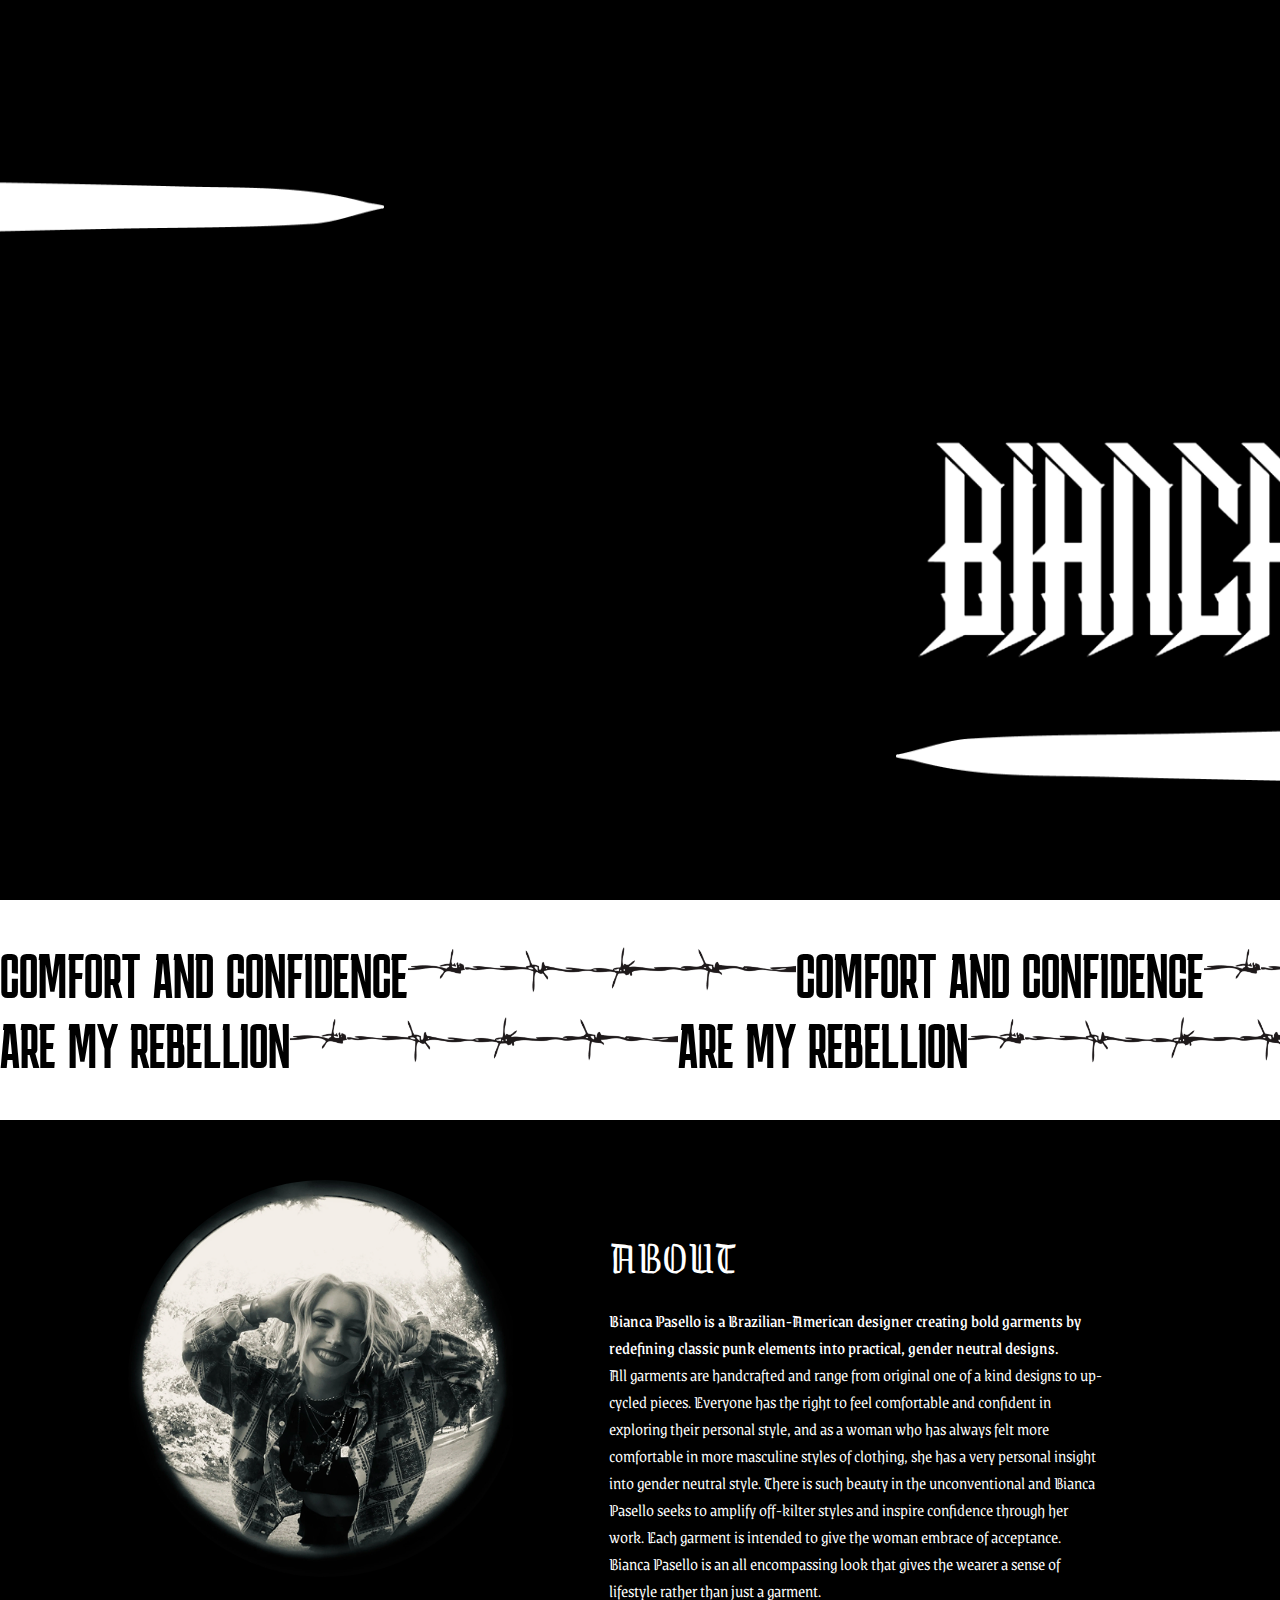
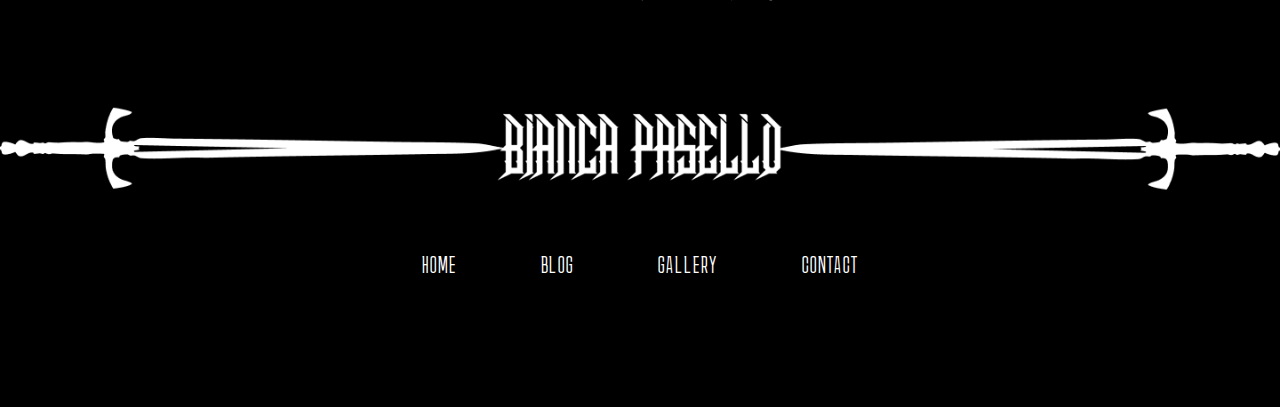
<file: index.html>
<head>
    <meta charset="UTF-8">
    <title>Bianca Pasello</title>

    <!-- 引入 Karantina Regular -->
    <link rel="preconnect" href="https://fonts.googleapis.com">
    <link rel="preconnect" href="https://fonts.gstatic.com" crossorigin>
    <link href="https://fonts.googleapis.com/css2?family=Karantina:wght@400&display=swap" rel="stylesheet">
     <!-- Grenze Gotisch -->
    <link rel="preconnect" href="https://fonts.googleapis.com">
<link rel="preconnect" href="https://fonts.gstatic.com" crossorigin>
<link href="https://fonts.googleapis.com/css2?family=Grenze+Gotisch:wght@300;400;500;700&display=swap" rel="stylesheet">



    <link rel="stylesheet" href="style.css">
</head>

<body>
<!-- 第一屏 HERO -->
<section class="hero-section">
    <div class="hero-landing">
        <img src="media/left.png" class="left-sword">
        <img src="media/right.png" class="right-sword">
    </div>
</section>


<!-- === BANNER SECTION === -->
<section class="banner-section">

    <!-- Top row: COMFORT AND CONFIDENCE -->
    <div class="banner-row banner-top">
        <div class="banner-track">
            <!-- COPY 1 -->
            <div class="banner-item">
                <span>COMFORT AND CONFIDENCE</span>
                <img src="media/chain.png">
            </div>
            <div class="banner-item">
                <span>COMFORT AND CONFIDENCE</span>
                <img src="media/chain.png">
            </div>

            <!-- COPY 2 (identical for seamless loop) -->
            <div class="banner-item">
                <span>COMFORT AND CONFIDENCE</span>
                <img src="media/chain.png">
            </div>
            <div class="banner-item">
                <span>COMFORT AND CONFIDENCE</span>
                <img src="media/chain.png">
            </div>
        </div>
    </div>

    <!-- Bottom row: ARE MY REBELLION -->
    <div class="banner-row banner-bottom">
        <div class="banner-track">
            <!-- COPY 1 -->
            <div class="banner-item">
                <span>ARE MY REBELLION</span>
                <img src="media/chain.png">
            </div>
            <div class="banner-item">
                <span>ARE MY REBELLION</span>
                <img src="media/chain.png">
            </div>

            <!-- COPY 2 -->
            <div class="banner-item">
                <span>ARE MY REBELLION</span>
                <img src="media/chain.png">
            </div>
            <div class="banner-item">
                <span>ARE MY REBELLION</span>
                <img src="media/chain.png">
            </div>
        </div>
    </div>

</section>

<!-- ===== ABOUT SECTION ===== -->
<section class="about-section">

    <div class="about-container">

        <!-- Left: BP Photo -->
        <div class="about-photo">
            <img src="media/BP.png" alt="Bianca Pasello">
        </div>

        <!-- Right: Thorn Frame + Text -->
        <div class="about-frame">

            <div class="about-text">
                <h2>ABOUT</h2>  <p><strong>Bianca Pasello is a Brazilian-American designer creating bold garments by redefining classic punk elements into practical, gender neutral designs.</strong></p>

                <p>All garments are handcrafted and range from original one of a kind designs to up-cycled pieces. Everyone has the right to feel comfortable and confident in exploring their personal style, and as a woman who has always felt more comfortable in more masculine styles of clothing, she has a very personal insight into gender neutral style. There is such beauty in the unconventional and Bianca Pasello seeks to amplify off-kilter styles and inspire confidence through her work. Each garment is intended to give the woman embrace of acceptance. Bianca Pasello is an all encompassing look that gives the wearer a sense of lifestyle rather than just a garment.</p>
            </div>
        </div>

    </div>

    <!-- Name Section -->
    <div class="name-section">
        <img src="media/name.png" alt="Bianca Pasello Name">
    </div>

    <!-- Portals -->
    <div class="portal-links">
        <a >HOME</a>
        <a href="blog/blog.html">BLOG</a>
        <a href="gallery/index.html">GALLERY</a>
        <a href="contact/contact.html">CONTACT</a>
    </div>

</section>



    
<script src="script.js"></script>

</body>
</html>
</file>
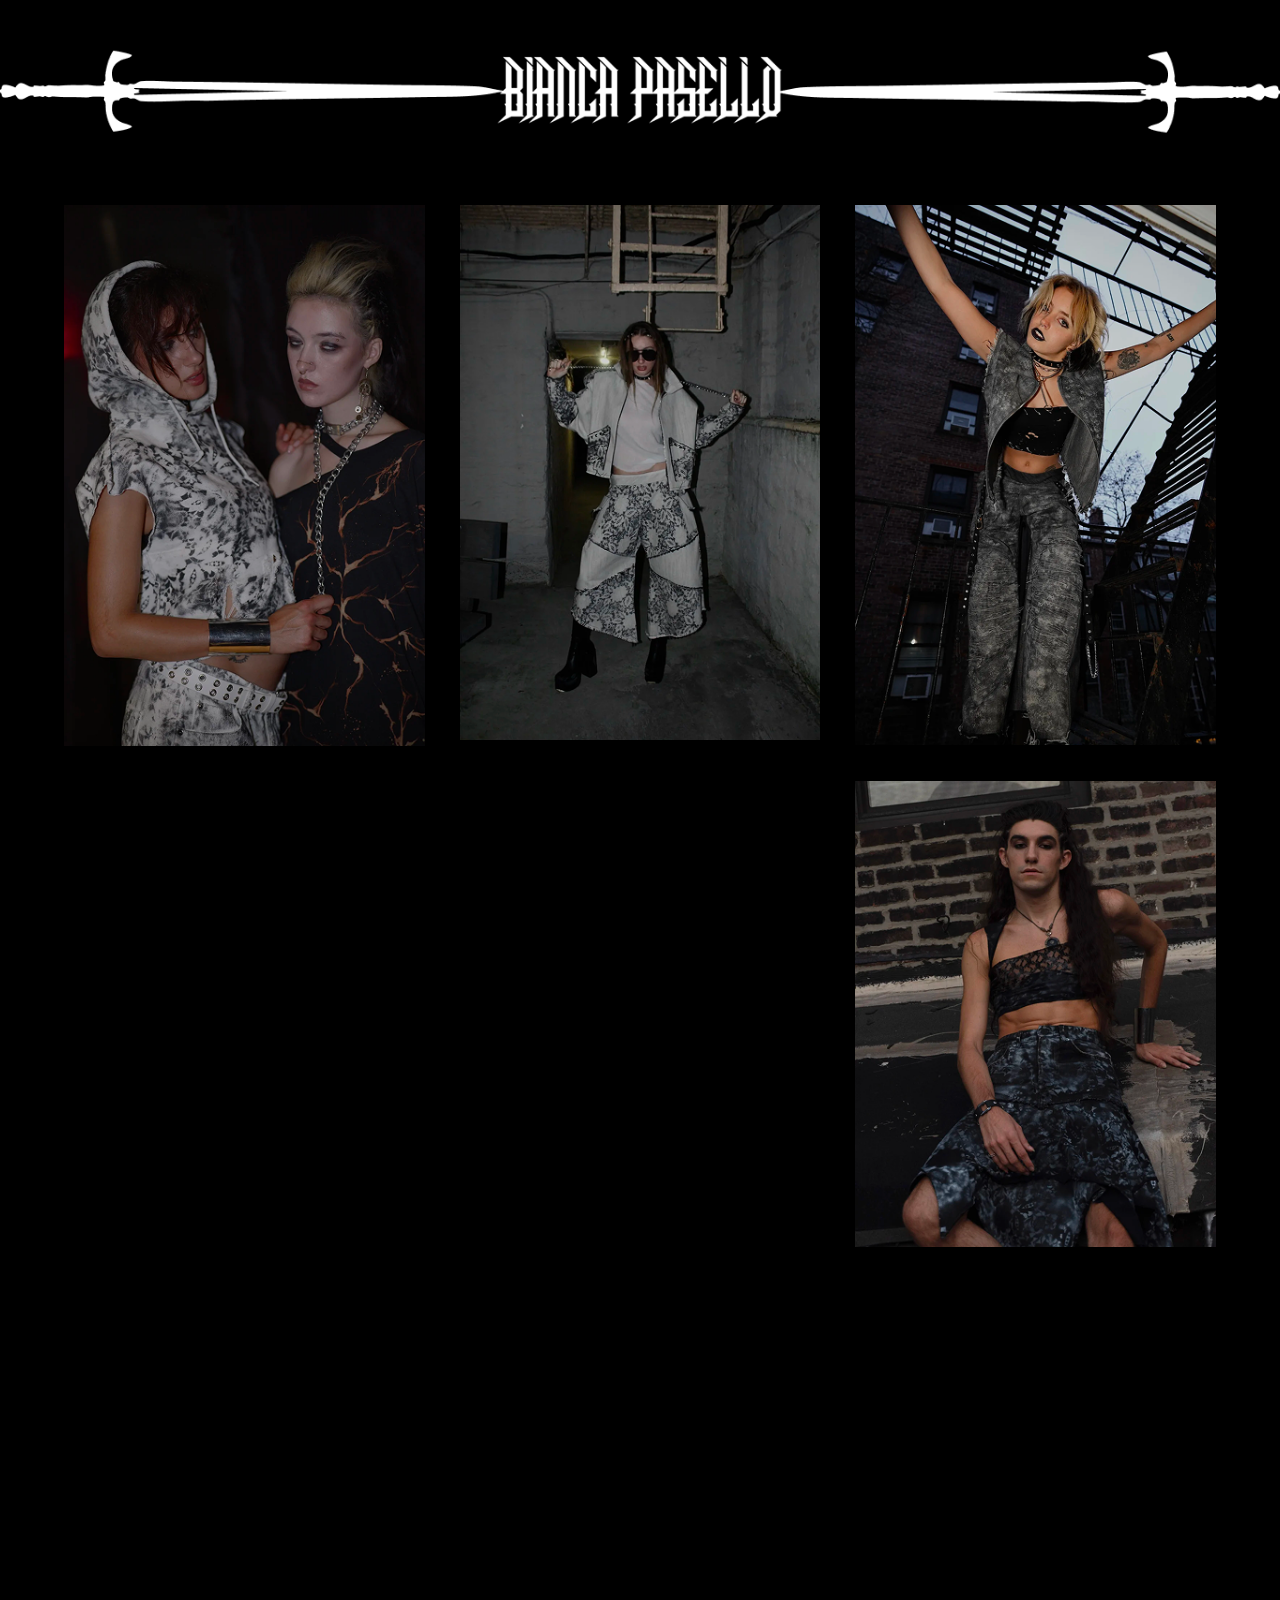
<file: gallery/index.html>
<!DOCTYPE html>
<html lang="en">
<head>
    <meta charset="UTF-8" />
    <meta name="viewport" content="width=device-width, initial-scale=1.0" />
    <title>Bianca Pasello</title>
    <link rel="stylesheet" href="style.css" />
</head>
<body>


       <header class="header-banner">
        <img src="media/header-banner.png" alt="Bianca Pasello Header">
    </header>


<section class="gallery-grid">

    <img src="media/image 1.png" class="g g1">
    <img src="media/image 2.png" class="g g2">
    <img src="media/image 3.png" class="g g3">

    <img src="media/image 4.png" class="g g4">

    <div class="right-stack">
        <img src="media/image 5.png" class="g g5">
        <img src="media/image 6.png" class="g g6">
    </div>

    <!-- 7: full width -->
<div class="gallery-group-b1">
    <img src="media/image 7.png" class="imgB imgB7">
</div>

<!-- 8, 9, 10 -->
<div class="gallery-group-b2">
    <img src="media/image 8.png" class="imgB imgB8">
    <img src="media/image 9.png" class="imgB imgB9">
    <img src="media/image 10.png" class="imgB imgB10">
</div>

<!-- 11, 12, 13 -->
<div class="gallery-group-b3">
    <img src="media/image 11.png" class="imgB imgB11">
    <img src="media/image 12.png" class="imgB imgB12">
    <img src="media/image 13.png" class="imgB imgB13">
</div>


</section>





    <!-- FOOTER -->
    <footer class="footer">
        <a href="../index.html">HOME</a>
        <a href="../blog/blog.html">BLOG</a>
        <a href=" index.html">GALLERY</a>
        <a href="../contact/contact.html">CONTACT</a>
    </footer>

</body>
<script>
document.addEventListener("DOMContentLoaded", () => {

    const revealItems = document.querySelectorAll(".g, .imgB");

    const observer = new IntersectionObserver(entries => {
        entries.forEach(entry => {
            if(entry.isIntersecting){
                entry.target.classList.add("reveal-visible");
                // 可选：加载一次后停止观察
                observer.unobserve(entry.target);
            }
        });
    }, {
        threshold: 0.15   // 元素有15%进入视口就触发
    });

    revealItems.forEach(item => observer.observe(item));

});
</script>

</html>
</file>
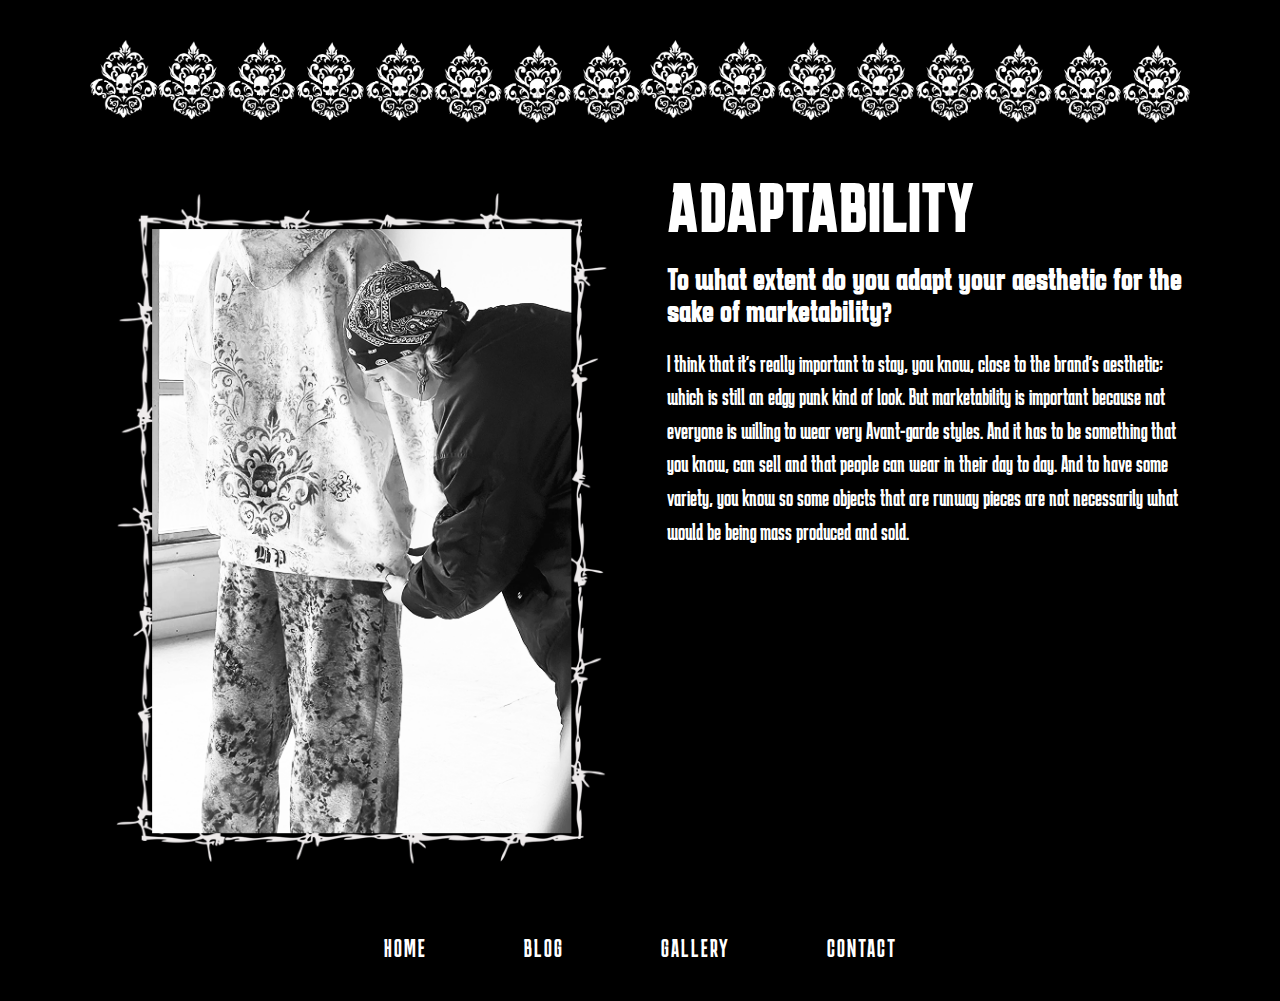
<file: blog/adaptability.html>
<!DOCTYPE html>
<html lang="en">
<head>
    <meta charset="UTF-8" />
    <meta name="viewport" content="width=device-width, initial-scale=1.0" />
    <title>Expectations – Bianca Pasello</title>

    <link rel="stylesheet" href="expectations.css">
    <link href="https://fonts.googleapis.com/css2?family=Karantina:wght@300;400;700&display=swap" rel="stylesheet">
</head>

<body>


    <header class="header-banner">
        <img src="header-banner.png" alt="Bianca Pasello Header">
    </header>

    <section class="content">

        <div class="image-frame">
            <img src="adaptability.png" class="main-photo" alt="client-bias Photo">
        
        </div>


        <div class="text-section">
            <h1>ADAPTABILITY</h1>

            <h3>To what extent do you adapt your aesthetic for the sake of marketability?</h3>

            <p>
               I think that it's really important to stay, you know, close to the brand's aesthetic; which is still an edgy punk kind of look. But marketability is important because not everyone is willing to wear very Avant-garde styles. And it has to be something that you know, can sell and that people can wear in their day to day. And to have some variety, you know so some objects that are runway pieces are not necessarily what would be being mass produced and sold.
            </p>
        </div>
    </section>
    <footer class="footer-nav">
        <a href="../index.html">HOME</a>
        <a href="blog.html">BLOG</a>
        <a href="../gallery/index.html">GALLERY</a>
        <a href="../contact/contact.html">CONTACT</a>
    </footer>

</body>
</html>
</file>
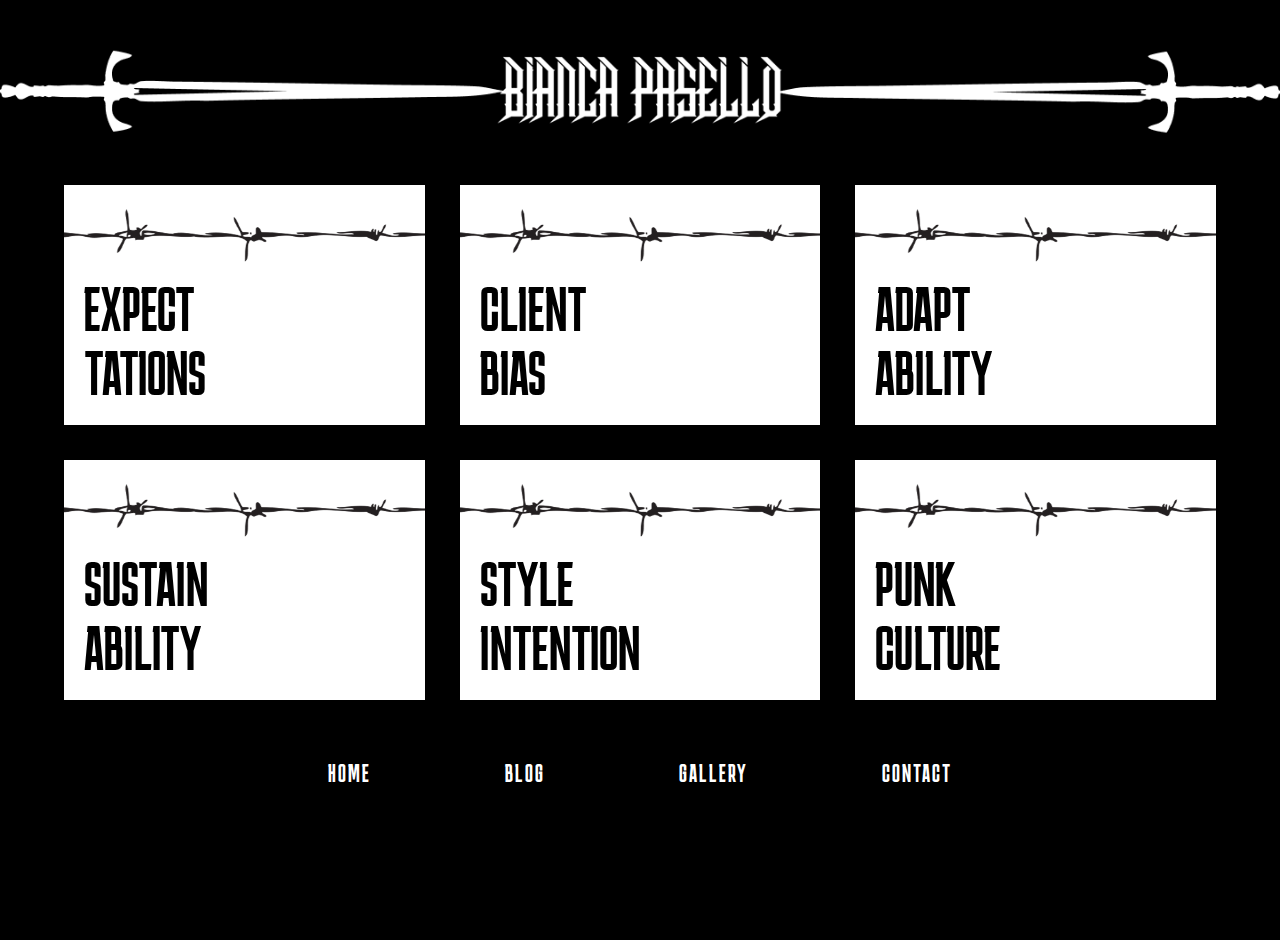
<file: blog/blog.html>
<!DOCTYPE html>
<html lang="en">
<head>
    <meta charset="UTF-8" />
    <meta name="viewport" content="width=device-width, initial-scale=1.0" />
    <title>Bianca Pasello</title>
    <link rel="stylesheet" href="blog.css" />
</head>
<body>


       <header class="header-banner">
        <img src="header-banner1.png" alt="Bianca Pasello Header">
    </header>


    <!-- GRID -->
    <section class="grid">

        <a href="expectations.html" class="box-link">
            <div class="box">
                <img src="barbwire.png" class="wire">
                <h2>EXPECT<br>TATIONS</h2>
            </div>
        </a>

        <a href="client-bias.html" class="box-link">
            <div class="box">
                <img src="barbwire.png" class="wire">
                <h2>CLIENT<br>BIAS</h2>
            </div>
        </a>

        <a href="adaptability.html" class="box-link">
            <div class="box">
                <img src="barbwire.png" class="wire">
                <h2>ADAPT<br>ABILITY</h2>
            </div>
        </a>

        <a href="sustainability.html" class="box-link">
            <div class="box">
                <img src="barbwire.png" class="wire">
                <h2>SUSTAIN<br>ABILITY</h2>
            </div>
        </a>

        <a href="style-intention.html" class="box-link">
            <div class="box">
                <img src="barbwire.png" class="wire">
                <h2>STYLE<br>INTENTION</h2>
            </div>
        </a>

        <a href="punk-culture.html" class="box-link">
            <div class="box">
                <img src="barbwire.png" class="wire">
                <h2>PUNK<br>CULTURE</h2>
            </div>
        </a>

    </section>

    <!-- FOOTER -->
    <footer class="footer">
        <a href="../index.html">HOME</a>
        <a href="blog.html">BLOG</a>
        <a href="../gallery/index.html">GALLERY</a>
        <a href="../contact/contact.html">CONTACT</a>
    </footer>

</body>
</html>
</file>
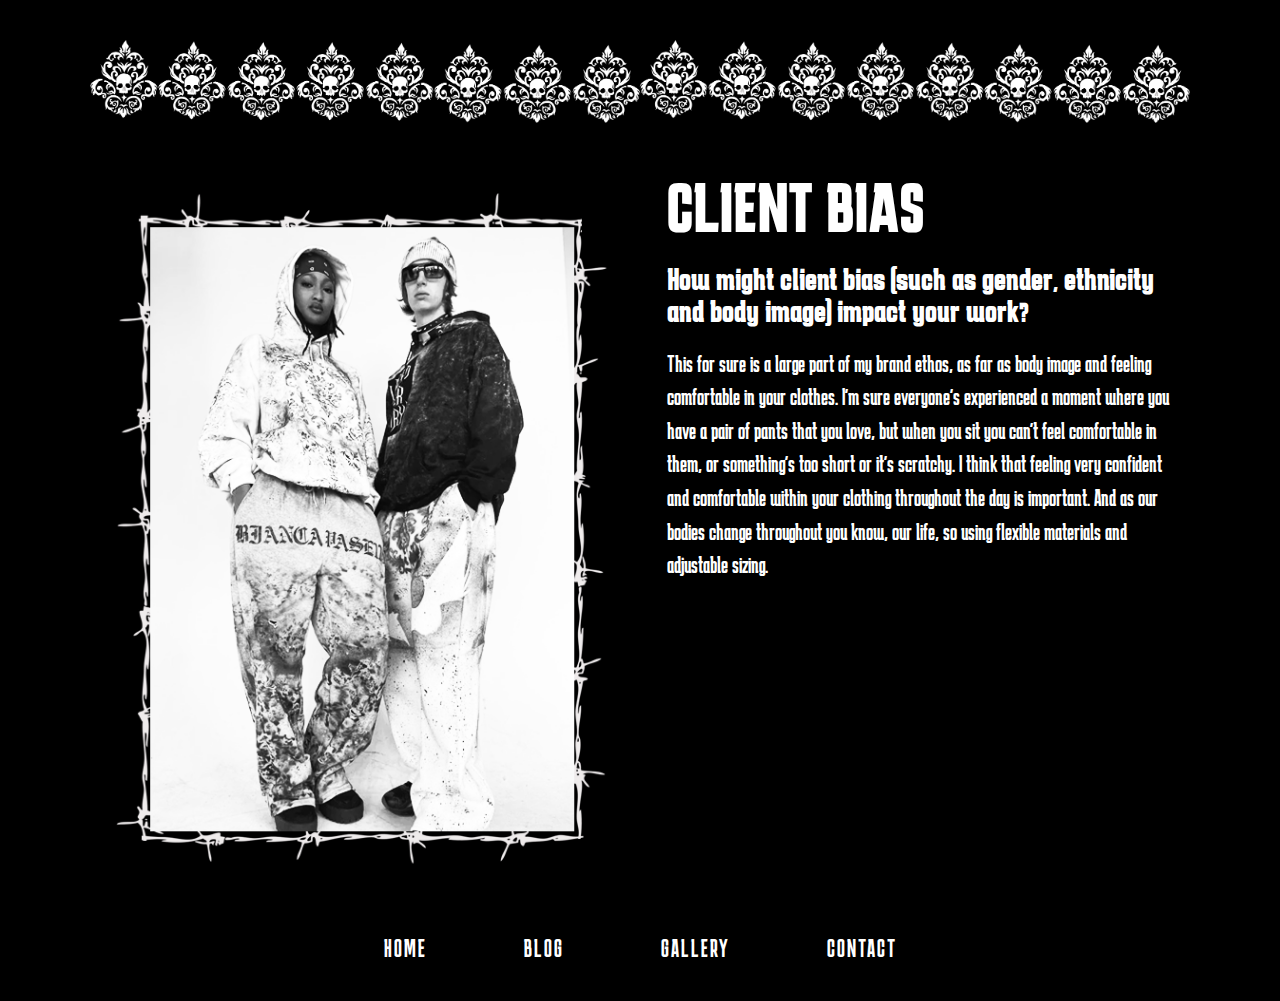
<file: blog/client-bias.html>
<!DOCTYPE html>
<html lang="en">
<head>
    <meta charset="UTF-8" />
    <meta name="viewport" content="width=device-width, initial-scale=1.0" />
    <title>Expectations – Bianca Pasello</title>

    <link rel="stylesheet" href="expectations.css">
    <link href="https://fonts.googleapis.com/css2?family=Karantina:wght@300;400;700&display=swap" rel="stylesheet">
</head>

<body>


    <header class="header-banner">
        <img src="header-banner.png" alt="Bianca Pasello Header">
    </header>

    <section class="content">

        <div class="image-frame">
            <img src="client-bias.png" class="main-photo" alt="client-bias Photo">
        
        </div>


        <div class="text-section">
            <h1>CLIENT BIAS</h1>

            <h3>How might client bias (such as gender, ethnicity and body image) impact your work?</h3>

            <p>
               This for sure is a large part of my brand ethos, as far as body image and feeling comfortable in your clothes. I'm sure  everyone's experienced a moment where  you have a pair of pants that you love, but when you sit you can't feel comfortable in them, or something's too short or it's scratchy. I think that feeling very confident and comfortable within your clothing throughout the day is important. And as our bodies change throughout you know, our life, so using flexible materials and adjustable sizing.
            </p>
        </div>
    </section>
    <footer class="footer-nav">
        <a href="../index.html">HOME</a>
        <a href="blog.html">BLOG</a>
        <a href="../gallery/index.html">GALLERY</a>
        <a href="../contact/contact.html">CONTACT</a>
    </footer>

</body>
</html>
</file>
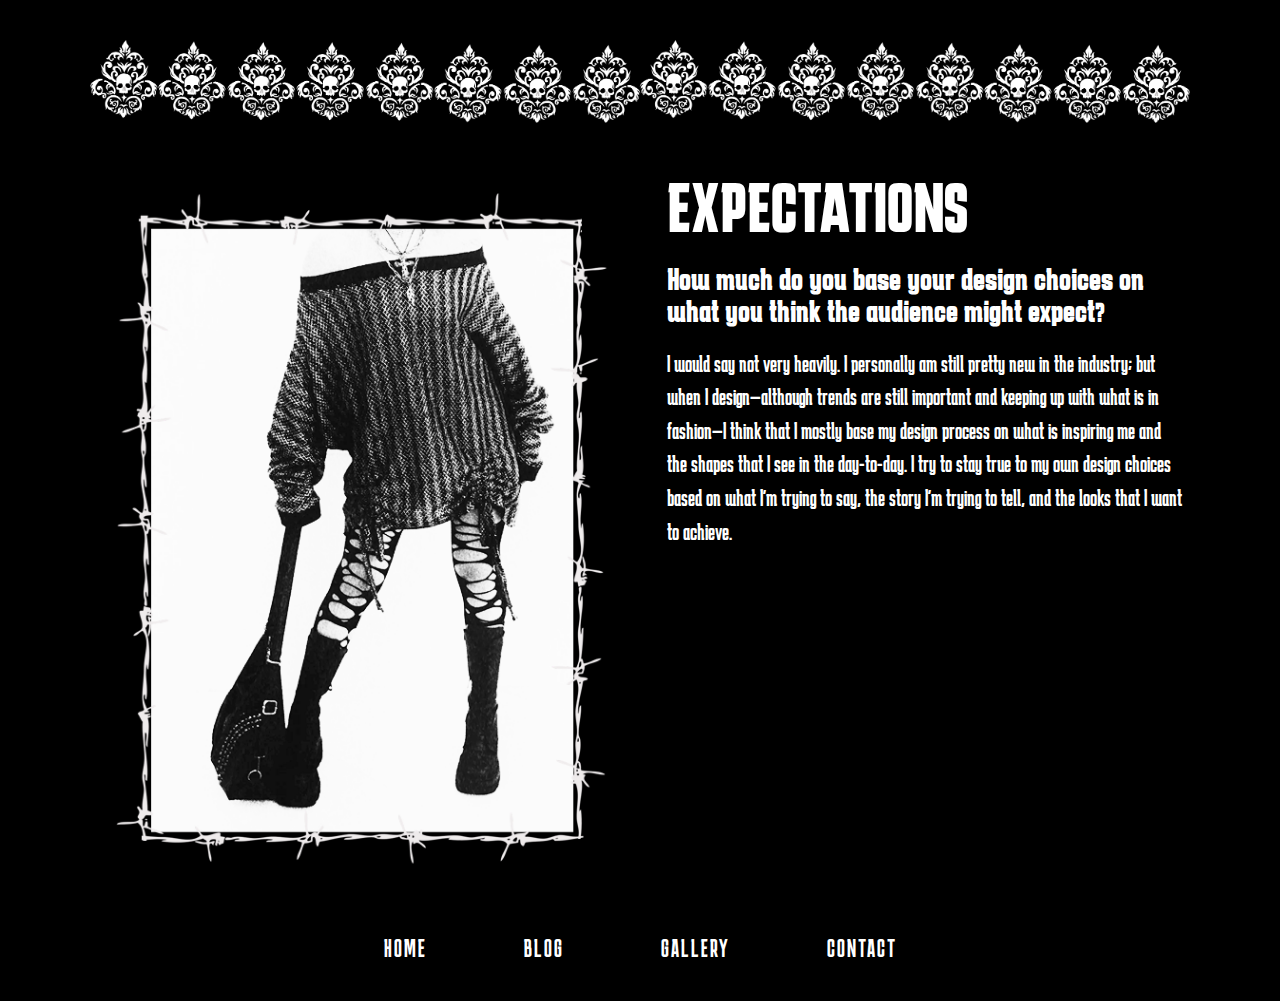
<file: blog/expectations.html>
<!DOCTYPE html>
<html lang="en">
<head>
    <meta charset="UTF-8" />
    <meta name="viewport" content="width=device-width, initial-scale=1.0" />
    <title>Expectations – Bianca Pasello</title>

    <link rel="stylesheet" href="expectations.css">
    <link href="https://fonts.googleapis.com/css2?family=Karantina:wght@300;400;700&display=swap" rel="stylesheet">
</head>

<body>


    <header class="header-banner">
        <img src="header-banner.png" alt="Bianca Pasello Header">
    </header>

    <section class="content">

        <div class="image-frame">
            <img src="expectations-img.png" class="main-photo" alt="Expectations Photo">
        
        </div>


        <div class="text-section">
            <h1>EXPECTATIONS</h1>

            <h3>How much do you base your design choices on what you think the audience might expect?</h3>

            <p>
                I would say not very heavily. I personally am still pretty new in the industry; but when I design—although trends are still important and keeping up with what is in fashion—I think that I mostly base my design process on what is inspiring me and the shapes that I see in the day-to-day. I try to stay true to my own design choices based on what I'm trying to say, the story I'm trying to tell, and the looks that I want to achieve.
            </p>
        </div>
    </section>
    <footer class="footer-nav">
         <a href="../index.html">HOME</a>
        <a href="blog.html">BLOG</a>
        <a href="../gallery/index.html">GALLERY</a>
        <a href="../contact/contact.html">CONTACT</a>
    </footer>

</body>
</html>
</file>
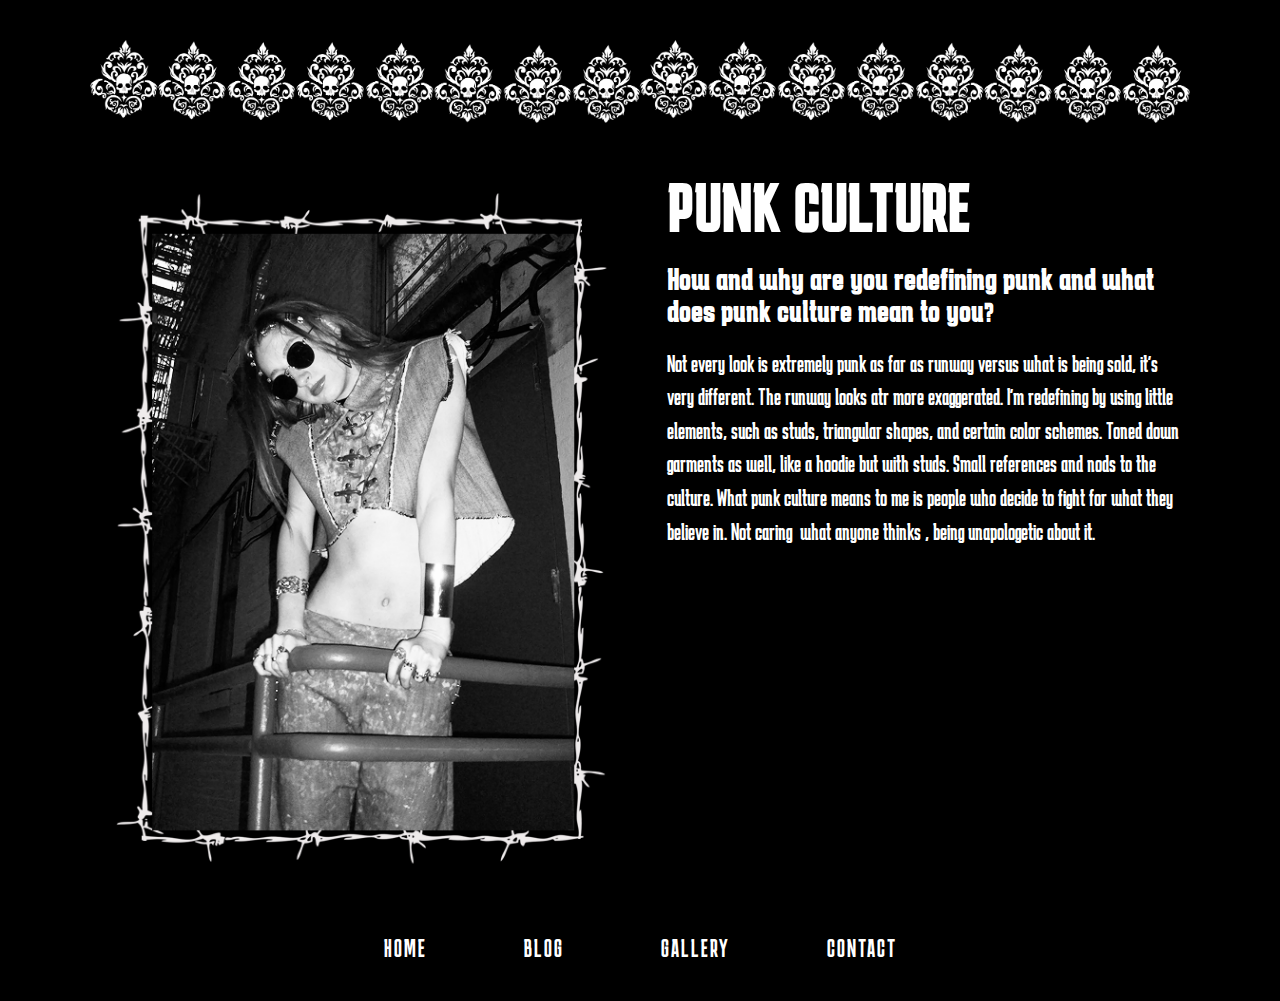
<file: blog/punk-culture.html>
<!DOCTYPE html>
<html lang="en">
<head>
    <meta charset="UTF-8" />
    <meta name="viewport" content="width=device-width, initial-scale=1.0" />
    <title>Expectations – Bianca Pasello</title>

    <link rel="stylesheet" href="expectations.css">
    <link href="https://fonts.googleapis.com/css2?family=Karantina:wght@300;400;700&display=swap" rel="stylesheet">
</head>

<body>


    <header class="header-banner">
        <img src="header-banner.png" alt="Bianca Pasello Header">
    </header>

    <section class="content">

        <div class="image-frame">
            <img src="punk.png" class="main-photo" alt="client-bias Photo">
        
        </div>


        <div class="text-section">
            <h1>PUNK CULTURE</h1>

            <h3>How and why are you redefining punk and what does punk culture mean to you?</h3>

            <p>
              Not every look is extremely punk as far as runway versus what is being sold, it’s very different. The runway looks atr more exaggerated. I’m redefining by using little elements, such as studs, triangular shapes, and certain color schemes. Toned down garments as well, like a hoodie but with studs. Small references and nods to the culture. What punk culture means to me is  people who decide to  fight for what they believe in. Not caring  what anyone thinks , being unapologetic about it.
            </p>
        </div>
    </section>
    <footer class="footer-nav">
        <a href="../index.html">HOME</a>
        <a href="blog.html">BLOG</a>
        <a href="../gallery/index.html">GALLERY</a>
        <a href="../contact/contact.html">CONTACT</a>
    </footer>

</body>
</html>
</file>
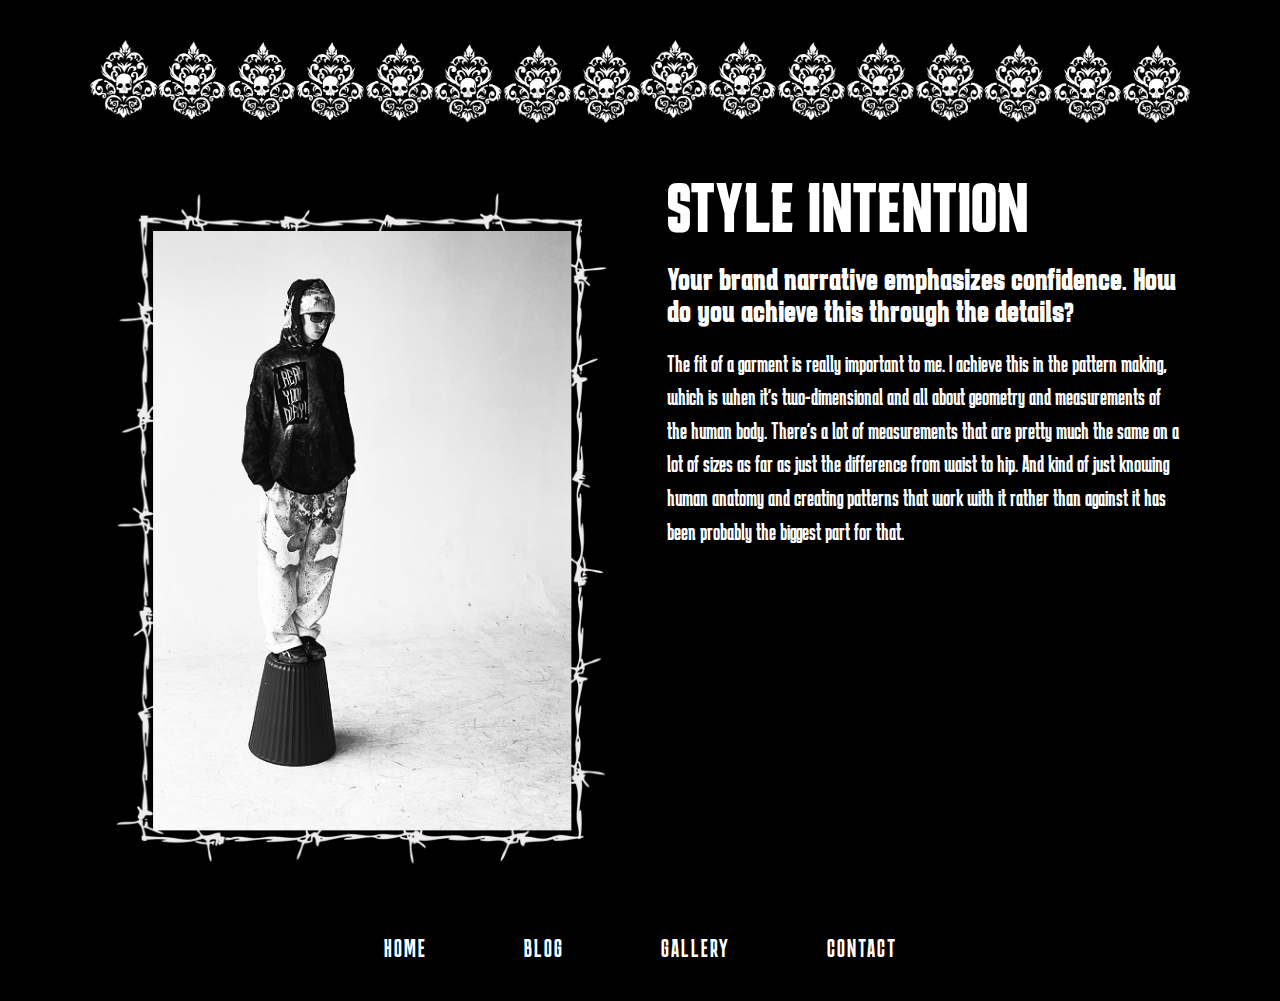
<file: blog/style-intention.html>
<!DOCTYPE html>
<html lang="en">
<head>
    <meta charset="UTF-8" />
    <meta name="viewport" content="width=device-width, initial-scale=1.0" />
    <title>Expectations – Bianca Pasello</title>

    <link rel="stylesheet" href="expectations.css">
    <link href="https://fonts.googleapis.com/css2?family=Karantina:wght@300;400;700&display=swap" rel="stylesheet">
</head>

<body>


    <header class="header-banner">
        <img src="header-banner.png" alt="Bianca Pasello Header">
    </header>

    <section class="content">

        <div class="image-frame">
            <img src="style-intention.png" class="main-photo" alt="client-bias Photo">
        
        </div>


        <div class="text-section">
            <h1>STYLE INTENTION</h1>

            <h3>Your brand narrative emphasizes confidence. How do you achieve this through  the details?</h3>

            <p>
              The fit of a garment is really important to me. I achieve this in the pattern making, which is when it's  two-dimensional  and  all about geometry and measurements of the human body. There's a lot of measurements that are pretty much the same on  a lot of sizes as far as just the difference from waist to hip. And kind of just knowing human anatomy and creating patterns that work with it rather than against it has been probably the biggest part for that.
            </p>
        </div>
    </section>
    <footer class="footer-nav">
        <a href="../index.html">HOME</a>
        <a href="blog.html">BLOG</a>
        <a href="../gallery/index.html">GALLERY</a>
        <a href="../contact/contact.html">CONTACT</a>
    </footer>

</body>
</html>
</file>
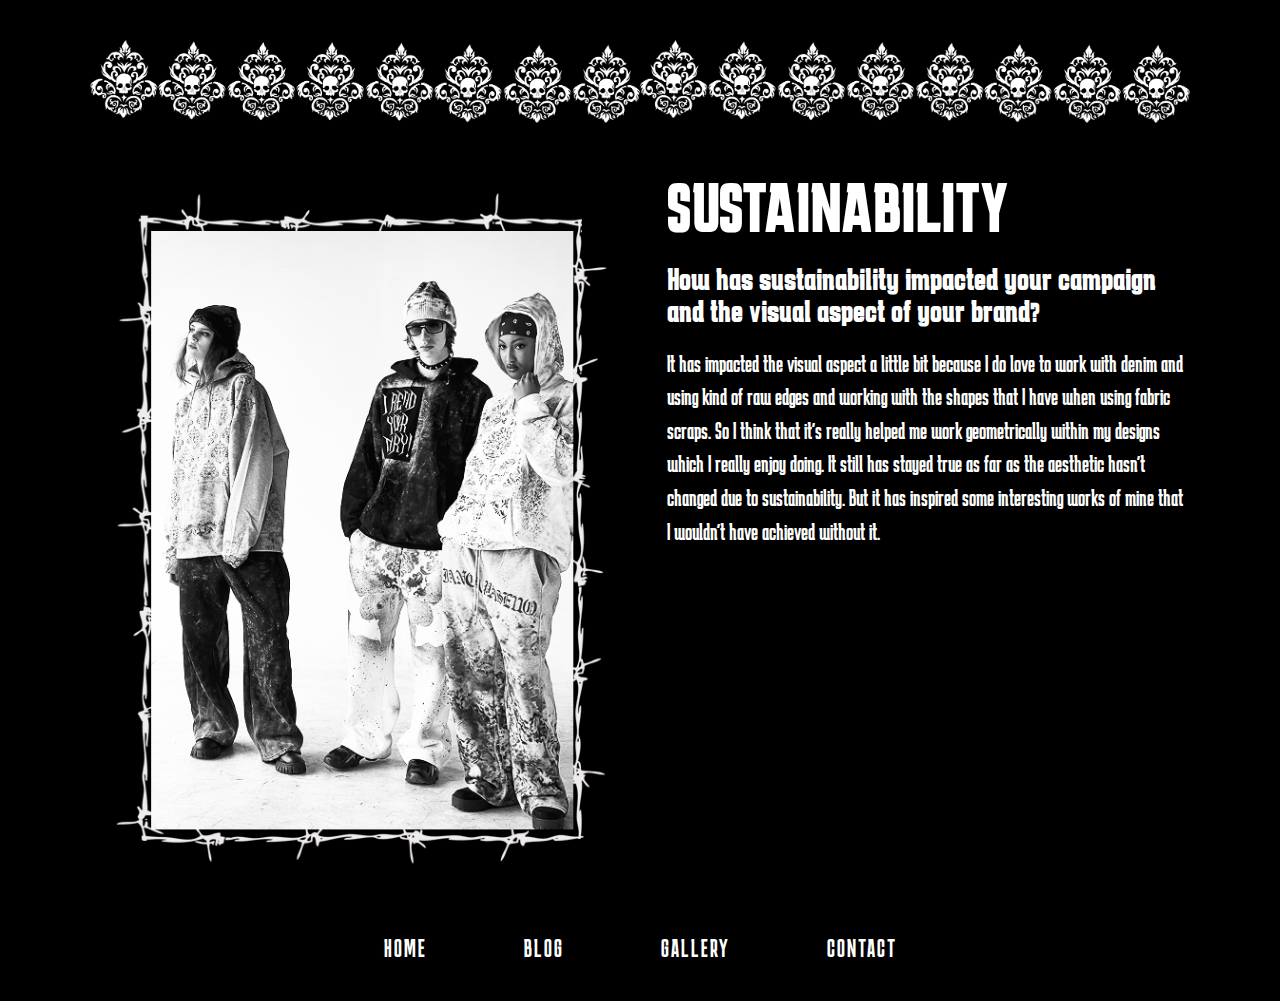
<file: blog/sustainability.html>
<!DOCTYPE html>
<html lang="en">
<head>
    <meta charset="UTF-8" />
    <meta name="viewport" content="width=device-width, initial-scale=1.0" />
    <title>Expectations – Bianca Pasello</title>

    <link rel="stylesheet" href="expectations.css">
    <link href="https://fonts.googleapis.com/css2?family=Karantina:wght@300;400;700&display=swap" rel="stylesheet">
</head>

<body>


    <header class="header-banner">
        <img src="header-banner.png" alt="Bianca Pasello Header">
    </header>

    <section class="content">

        <div class="image-frame">
            <img src="sustainability.png" class="main-photo" alt="client-bias Photo">
        
        </div>


        <div class="text-section">
            <h1>SUSTAINABILITY</h1>

            <h3>How has sustainability impacted your campaign and the visual aspect of your brand?</h3>

            <p>
              It has impacted the visual aspect a little bit because I do love to work with denim and using kind of raw edges and working with the shapes that I have when using fabric scraps. So I think that it's really helped me work geometrically within my designs which I really enjoy doing. It still has stayed true as far as  the aesthetic hasn't changed due to sustainability. But it has inspired some interesting works of mine that I wouldn't have achieved without it.
            </p>
        </div>
    </section>
    <footer class="footer-nav">
        <a href="../index.html">HOME</a>
        <a href="blog.html">BLOG</a>
        <a href="../gallery/index.html">GALLERY</a>
        <a href="../contact/contact.html">CONTACT</a>
    </footer>

</body>
</html>
</file>
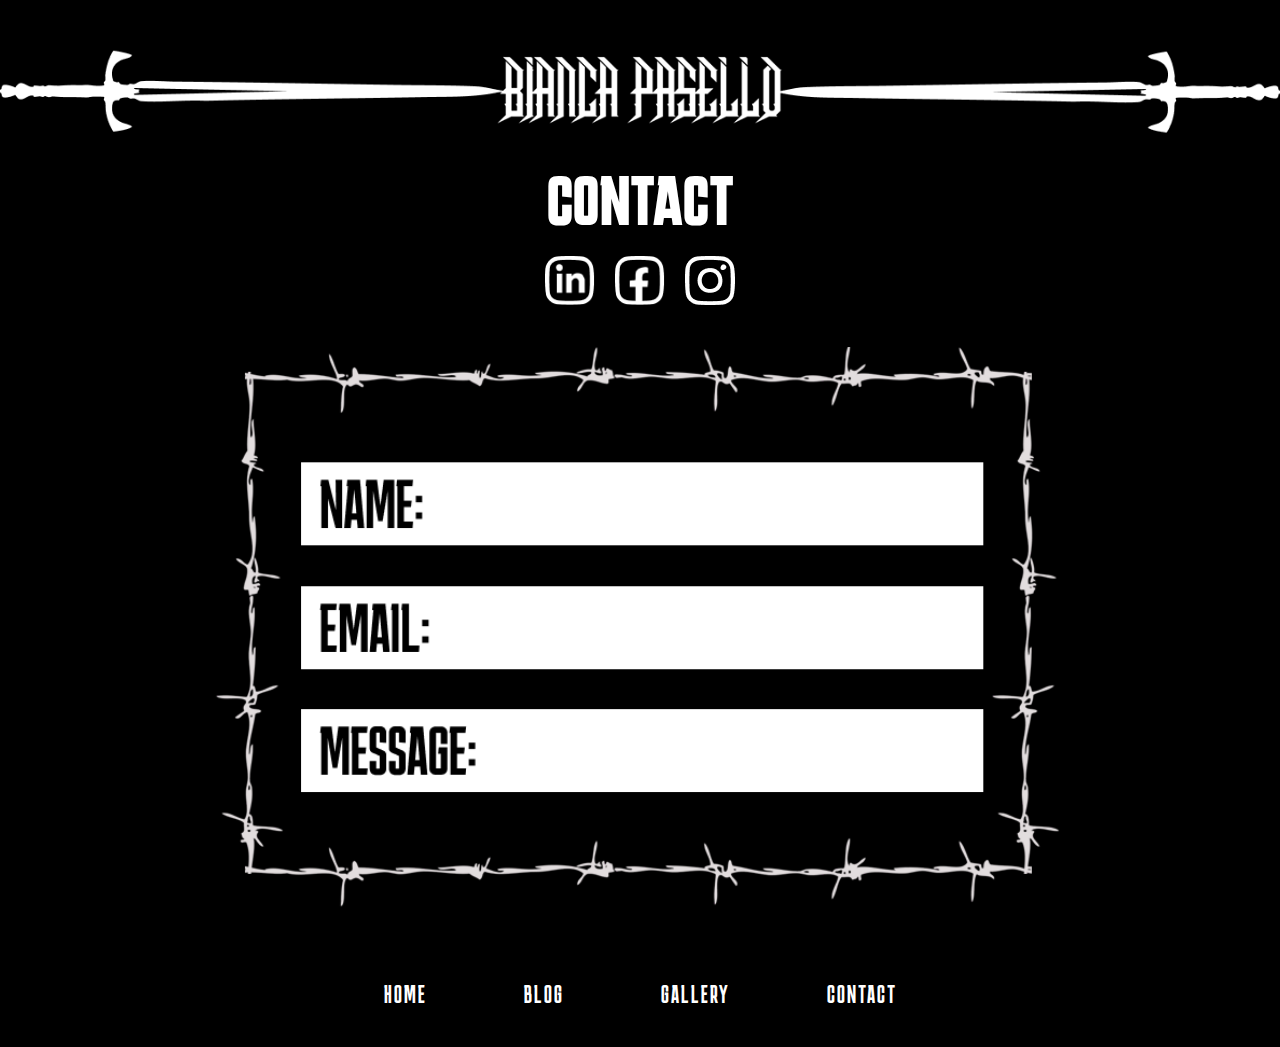
<file: contact/contact.html>
<!DOCTYPE html>
<html lang="en">
<head>
    <meta charset="UTF-8" />
    <meta name="viewport" content="width=device-width, initial-scale=1.0" />
    <title>Contact – Bianca Pasello</title>

    <link rel="stylesheet" href="contact.css">
    <link href="https://fonts.googleapis.com/css2?family=Karantina:wght@300;400;700&display=swap" rel="stylesheet">
</head>

<body>

    <!-- HEADER IMAGE ONLY -->
    <header class="header-banner">
        <img src="header-banner.png" alt="Bianca Pasello Header">
    </header>

    <!-- CONTACT SECTION -->
    <section class="contact-header">
        <h2>CONTACT</h2>

        <div class="social-icons">
            <a href="https://www.linkedin.com/in/bianca-pasello-339a62357/"><img src="linkedin.png" alt="LinkedIn"></a>
            <a href="https://www.facebook.com/people/Bianca-Pasello/61573265560001/"><img src="facebook.png" alt="Facebook"></a>
            <a href="https://www.instagram.com/biancapasello"><img src="instagram.png" alt="Instagram"></a>
        </div>
    </section>

    <!-- BARBED WIRE FRAME -->
    <section class="contact-frame">
        <img src="barbed-wire.png" class="wire-frame" alt="Barbed Wire Frame">
    </section>

    <!-- FOOTER NAVIGATION -->
    <footer>
        <nav class="footer-nav">
            <a href="../index.html">HOME</a>
            <a href="../blog/blog.html">BLOG</a>
            <a href="../gallery/index.html">GALLERY</a>
            <a href="contact.html">CONTACT</a>
        </nav>
    </footer>

</body>
</html>
</file>
<file: style.css>
* {
    margin: 0;
    padding: 0;
    box-sizing: border-box;
}

html, body {
    width: 100%;
    height: 100%;
    background: black;
}

.hero-section {
    width: 100%;
    height: 100vh;
    background: black;
    overflow: hidden;   /* 保留 */
    position: relative;
}

/* 左侧剑图片 */
.left-sword {
    position: absolute;
    top: 23%;           /* 你可以微调 */
    left: -60%;         /* 初始在屏幕左外 */
    width: 90%;
    transform: translateY(-50%);
}

/* 右侧整体（剑 + 文字）图片 */
.right-sword {
    position: absolute;
    bottom: 0%;        /* 你可以微调 */
    right: -60%;        /* 初始在屏幕右外 */
    width: 90%;
}

/* 动画类（JS 添加） */
.animate-left {
    animation: slideLeft 1.8s ease-out forwards;
}

.animate-right {
    animation: slideRight 1.8s ease-out forwards;
}

/* 左滑入 */
@keyframes slideLeft {
    0% { left: -60%; }
    100% { left: -5%; }
}

/* 右滑入 */
@keyframes slideRight {
    0% { right: -60%; }
    100% { right: -5%; }
}

/* === FONT === */
@import url('https://fonts.googleapis.com/css2?family=Karantina:wght@400&display=swap');

/* === BANNER SECTION === */
.banner-section {
    width: 100%;
    background: white;
    padding: 40px 0;
    overflow: hidden;
}

.banner-row {
    overflow: hidden;
    white-space: nowrap;
}

.banner-track {
    display: inline-flex;
    align-items: center;
}

/* 一个 item = 文本 + 链条 */
.banner-item {
    display: inline-flex;
    align-items: center;
}

.banner-item span {
    font-family: "Karantina", sans-serif;
    font-size: 64px;
    color: black;
    white-space: nowrap;
}

.banner-item img {
    height: 70px;
    margin: 0;
    padding: 0;
    display: block;
}

/* 滚动动画 */
.banner-top .banner-track {
    animation: scroll-left 20s linear infinite;
}

.banner-bottom .banner-track {
    animation: scroll-right 20s linear infinite;
}

@keyframes scroll-left {
    0% { transform: translateX(0); }
    100% { transform: translateX(-50%); }
}

.banner-bottom .banner-track {
    animation: scroll-left 20s linear infinite reverse;
}

/* ===== ABOUT SECTION ===== */

.about-section {
    background: #000;
    color: white;
    width: 100%;
    padding: 60px 0 120px;
    display: flex;
    flex-direction: column;
    align-items: center;
}

/* Layout */
.about-container {
    width: 80%;
    max-width: 1300px;
    display: grid;
    grid-template-columns: 2fr 3fr;  /* 左 BP 2，右 ABOUT 3 */
    gap: 40px;
    margin-bottom: 80px;
}


/* BP Photo */
.about-photo img {
    width: 100%;
    border-radius: 50%;
    display: block;
}

/* Thorn Frame */
.about-frame {
    position: relative;
}

.about-frame-img {
    width: 100%;
    pointer-events: none;
}

.about-text {
    position: absolute;
    top: 10%;
    left: 8%;
    right: 8%;
    bottom: 10%;
    font-family: "Grenze Gotisch", serif;
    font-size: 18px;
    line-height: 1.5;
}

.about-text h2 {
    font-family: "Grenze Gotisch", serif;
    font-size: 48px;
    margin-bottom: 15px;
}

/* Name (剑 + LOGO) */
.name-section {
    width: 100%;
}

.name-section img {
    width: 100%;           /* 始终占满视口宽度 */
    max-width: none;       /* 不限制最大宽 */
    display: block;
    margin: 40px auto 20px;
}


/* PORTALS */
.portal-links {
    display: flex;
    gap: 40px;
    margin-top: 20px;
}

.portal-links {
    display: flex;
    gap: 40px;
    margin-top: 20px;
}

.portal-links a {
    font-family: "Karantina", sans-serif;
    font-weight: 300;
    font-size: 24px;
    letter-spacing: 0.08em;
    text-decoration: none;
    padding: 10px 22px;
    background: black;     /* 默认黑底 */
    color: white;          /* 默认白字 */
    border: none;          /* 不要描边 */
    transition: all 0.25s ease, color 0.25s ease;
}

.portal-links a:hover {
    background: white;     /* hover 白底 */
    color: black;          /* hover 黑字 */
}


/* Hover: 黑字白底 */
.portal-links a:hover {
    background: white;
    color: black;
}

.about-text,
.about-text p{
    font-family: "Grenze Gotisch", serif;
    font-weight: 300;
}


/* 如果你有单独写过 */
.about-text h2 {
    font-family: "Grenze Gotisch", serif;
    font-weight: 300;   /* 标题也走 300，有需要再单独加粗 */
}
</file>
<file: gallery/style.css>
/* ------------------------- */
/* IMPORT KARANTINA FONT      */
/* ------------------------- */
@import url('https://fonts.googleapis.com/css2?family=Karantina:wght@300;400;700&display=swap');

* {
    margin: 0;
    padding: 0;
    box-sizing: border-box;
}

/* ------------------------- */
/* BODY                      */
/* ------------------------- */
body {
    width: 100%;
    min-height: 100vh;
    background: black;
    font-family: 'Karantina', sans-serif;
    color: white;
    text-align: center;
}

/* HEADER IMAGE */
.header-banner img {
    width: 100%;
    display: block;
    margin: 40px auto 20px;
}

.logo-wrap {
    width: 100%;
    position: relative;
    display: flex;
    justify-content: center;
    align-items: center;
}

/* ====== GALLERY GRID ====== */

/* ===== GALLERY (NO CROPPING) ===== */

.gallery-grid {
    width: 90%;
    max-width: 1400px;
    margin: 60px auto;
    
    display: grid;
    grid-template-columns: repeat(3, 1fr);
    gap: 35px;
}
.gallery-group-b1,
.gallery-group-b2,
.gallery-group-b3 {
    grid-column: 1 / -1;   /* 从第1列跨到最后一列，整行铺满 */
}

/* 图片保持原比例，不裁切 */
.g {
    width: 100%;
    height: auto;
    display: block;
}

/* 第一行：三个并排（自然高度） */
.g1 { grid-column: 1; }
.g2 { grid-column: 2; }
.g3 { grid-column: 3; }

/* 第二行：左侧大图 */
.g4 { 
    grid-column: 1 / span 2; /* 占两列 */
    width: 100%;
}

/* 右侧竖向叠放 5 + 6 */
.right-stack {
    grid-column: 3;
    display: flex;
    flex-direction: column;
    gap: 35px;
}

/* 通用设置：不裁切图片 */
.imgB {
    width: 100%;
    height: auto;
    display: block;
    object-fit: contain;
}

/* ---------- B1: 7 ---------- */

.gallery-group-b1 {
    width: 100%;
    margin: 50px 0;
}



/* ---------- B2: 8, 9, 10 ---------- */

.gallery-group-b2 {
    width: 100%;
    margin: 50px 0;
    display: grid;
    grid-template-columns: 1fr 1fr;
    gap: 35px;
}

/* 第一行 */
.imgB8 { grid-column: 1; grid-row: 1; }
.imgB9 { grid-column: 2; grid-row: 1; }

/* 第二行 */
.imgB10 { grid-column: 1; grid-row: 2; }
/* 右下空着 → 不放任何东西 */



/* ---------- B3: 11, 12, 13 ---------- */

.gallery-group-b3 {
    width: 100%;
    margin: 50px 0 80px;
    display: grid;
    grid-template-columns: 1fr 1fr;
    gap: 35px;
}

/* 第一行 */
.imgB11 { grid-column: 1; grid-row: 1; }
.imgB12 { grid-column: 2; grid-row: 1; }

/* 第二行 */
.imgB13 { grid-column: 2; grid-row: 2; }
/* 左下空着 → 不放任何东西 */



/* ================================ */
/* SCROLL REVEAL INITIAL STATE      */
/* ================================ */
.g, .imgB {
    opacity: 0;
    transform: translateY(40px);
    transition: opacity 0.8s ease-out, transform 0.8s ease-out;
}

/* When JS adds .reveal-visible */
.reveal-visible {
    opacity: 1 !important;
    transform: translateY(0px) !important;
}


/* ------------------------- */
/* FOOTER NAVIGATION         */
/* ------------------------- */
.footer {
    margin-top: 50px;
    padding-bottom: 40px;
    display: flex;
    justify-content: center;
    gap: 40px;
}

.footer a {
    letter-spacing: 0.08em;
    text-decoration: none;
    padding: 10px 22px;
    background: black;     /* 默认黑底 */
    color: white;
    margin: 0 25px;
    font-size: 26px;
    letter-spacing: 2px;
    transition: all 0.25s ease, color 0.25s ease;
}

.footer a:hover {
    background: white;     /* hover 白底 */
    color: black;          /* hover 黑字 */
}

/* ------------------------- */
/* RESPONSIVE ADJUSTMENTS    */
/* ------------------------- */
@media (max-width: 1024px) {
    .grid {
        grid-template-columns: repeat(2, 1fr);
        gap: 25px;
    }
    .logo {
        width: 200px;
    }
    .left-sword,
    .right-sword {
        width: 100px;
    }
}

@media (max-width: 768px) {
    .grid {
        grid-template-columns: 1fr;
        gap: 20px;
    }
    .logo {
        width: 180px;
    }
    .left-sword,
    .right-sword {
        width: 80px;
    }
    .box h2 {
        font-size: clamp(36px, 8vw, 64px);
    }
}
</file>
<file: blog/expectations.css>
* {
    margin: 0;
    padding: 0;
    box-sizing: border-box;
}

html, body {
    background: black;
    color: white;
    font-family: "Karantina", sans-serif;
    text-align: center;
}

.header-banner img {
    width: 100%;
    max-width: 1100px;
    display: block;
    margin: 40px auto 20px;
}
.content {
    width: 85%;
    margin: 50px auto;
    display: flex;
    justify-content: space-between;
    align-items: flex-start;
    gap: 50px;
}

.main-photo {
    width: 100%;
    display: block;
}

.frame-overlay {
    position: absolute;
    top: 0;
    left: 0;
    width: 100%;
    height: 100%;
    pointer-events: none;
}

/* RIGHT TEXT */
.text-section {
    width: 50%;
    text-align: left;
}

.text-section h1 {
    font-size: 70px;
    margin-bottom: 20px;
    line-height: 1;
}

.text-section h3 {
    font-size: 32px;
    margin-bottom: 20px;
}

.text-section p {
    font-size: 24px;
    line-height: 1.4;
}

/* FOOTER */
.footer-nav {
    margin: 60px 0 40px;
}

.footer-nav a {
    letter-spacing: 0.08em;
    text-decoration: none;
    padding: 10px 22px;
    background: black;     /* 默认黑底 */
    color: white;
    margin: 0 25px;
    font-size: 26px;
    letter-spacing: 2px;
    transition: all 0.25s ease, color 0.25s ease;
}

.footer-nav a:hover {
    background: white;     /* hover 白底 */
    color: black;          /* hover 黑字 */
}

/* RESPONSIVE */
@media (max-width: 900px) {
    .content {
        flex-direction: column;
        gap: 40px;
    }

    .image-frame,
    .text-section {
        width: 100%;
    }

    .text-section h1 {
        text-align: center;
    }

    .text-section {
        text-align: center;
    }
}
</file>
<file: blog/blog.css>
/* ------------------------- */
/* IMPORT KARANTINA FONT      */
/* ------------------------- */
@import url('https://fonts.googleapis.com/css2?family=Karantina:wght@300;400;700&display=swap');

* {
    margin: 0;
    padding: 0;
    box-sizing: border-box;
}

/* ------------------------- */
/* BODY                      */
/* ------------------------- */
body {
    width: 100%;
    min-height: 100vh;
    background: black;
    font-family: 'Karantina', sans-serif;
    color: white;
    text-align: center;
}

/* HEADER IMAGE */
.header-banner img {
    width: 100%;
    display: block;
    margin: 40px auto 20px;
}

.logo-wrap {
    width: 100%;
    position: relative;
    display: flex;
    justify-content: center;
    align-items: center;
}

/* ------------------------- */
/* GRID                      */
/* ------------------------- */
.grid {
    width: 90%;
    max-width: 1300px;
    margin: 40px auto;
    display: grid;
    grid-template-columns: repeat(3, 1fr);
    gap: 35px;
}

/* ------------------------- */
/* BOX STYLING               */
/* ------------------------- */
.box {
    background: white;
    color: black;
    position: relative;
    height: 240px;
    padding: 30px 20px;
    overflow: hidden;
    font-family: 'Karantina', sans-serif;
    cursor: pointer;
}

.box:hover {
    background: rgb(0, 0, 0);
    color: rgb(255, 255, 255);
    position: relative;
    height: 240px;
    padding: 30px 20px;
    overflow: hidden;
    font-family: 'Karantina', sans-serif;
    cursor: pointer;
    transition: all 0.3s ease-in-out;
}

/* Make entire box clickable */
.box-link {
    text-decoration: none;
    color: inherit;
    display: block;
}

/* Barbed Wire Image */
.wire {
    width: 250%;
    height: 80px;
    position: absolute;
    top: 15px;
    left: 0;
    pointer-events: none;
}

/* Text inside boxes */
.box h2 {
    position: absolute;
    bottom: 20px;
    left: 20px;
    text-align: left;
    font-size: clamp(48px, 5vw, 74px);
    line-height: 1.0;
    font-weight: 400;
}

/* ------------------------- */
/* FOOTER NAVIGATION         */
/* ------------------------- */
.footer {
    margin-top: 50px;
    padding-bottom: 40px;
    display: flex;
    justify-content: center;
    gap: 40px;
}

.footer a {
    letter-spacing: 0.08em;
    text-decoration: none;
    padding: 10px 22px;
    background: black;     /* 默认黑底 */
    color: white;
    margin: 0 25px;
    font-size: 26px;
    letter-spacing: 2px;
    transition: all 0.25s ease, color 0.25s ease;
}

.footer a:hover {
    background: white;     /* hover 白底 */
    color: black;          /* hover 黑字 */
}

/* ------------------------- */
/* RESPONSIVE ADJUSTMENTS    */
/* ------------------------- */
@media (max-width: 1024px) {
    .grid {
        grid-template-columns: repeat(2, 1fr);
        gap: 25px;
    }
    .logo {
        width: 200px;
    }
    .left-sword,
    .right-sword {
        width: 100px;
    }
}

@media (max-width: 768px) {
    .grid {
        grid-template-columns: 1fr;
        gap: 20px;
    }
    .logo {
        width: 180px;
    }
    .left-sword,
    .right-sword {
        width: 80px;
    }
    .box h2 {
        font-size: clamp(36px, 8vw, 64px);
    }
}
</file>
<file: contact/contact.css>
/* RESET */
* {
    margin: 0;
    padding: 0;
    box-sizing: border-box;
}

html, body {
    width: 100%;
    background: black;
    color: white;
    font-family: "Karantina", sans-serif;
    text-align: center;
}

/* HEADER IMAGE */
.header-banner img {
    width: 100%;
    display: block;
    margin: 40px auto 20px;
}

/* CONTACT SECTION */
.contact-header h2 {
    font-size: 70px;
    margin-bottom: 20px;
}

.social-icons {
    display: flex;
    justify-content: center;
    gap: 20px;
    margin-bottom: 40px;
}

.social-icons img {
    width: 50px; /* adjust as needed */
    height: auto;
}

/* BARBED WIRE FRAME */
.contact-frame .wire-frame {
    width: 80%;
    max-width: 900px;
    display: block;
    margin: 0 auto 50px;
}

/* FOOTER */
.footer-nav {
    margin-bottom: 40px;
}

.footer-nav a {
    letter-spacing: 0.08em;
    text-decoration: none;
    padding: 10px 22px;
    background: black;     /* 默认黑底 */
    color: white;
    margin: 0 25px;
    font-size: 26px;
    letter-spacing: 2px;
    transition: all 0.25s ease, color 0.25s ease;
}

.footer-nav a:hover {
    background: white;     /* hover 白底 */
    color: black;          /* hover 黑字 */
}

@media (max-width: 900px) {
    .social-icons {
        gap: 15px;
    }
    .social-icons img {
        width: 40px;
    }
}
</file>
